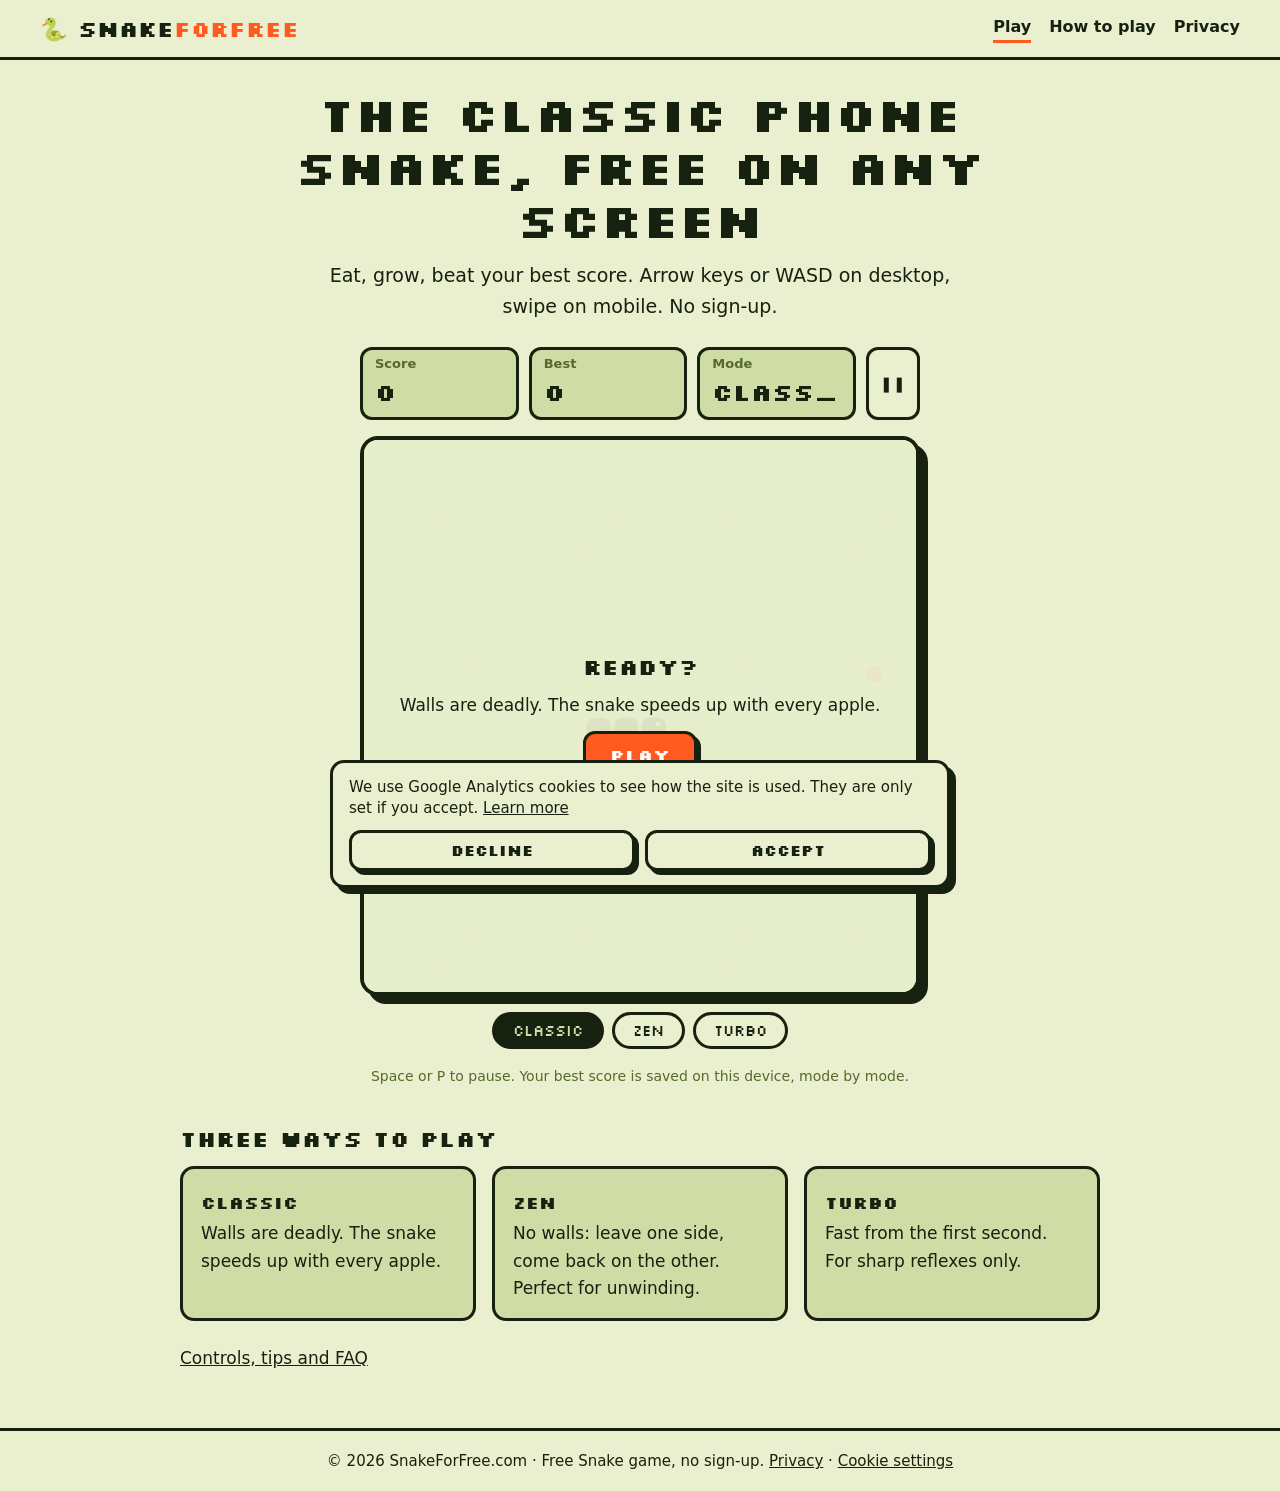
<file: index.html>
<!doctype html>
<html lang="en">
<head>
<meta charset="utf-8">
<meta name="viewport" content="width=device-width, initial-scale=1, viewport-fit=cover">
<title>Free Snake Game Online – Play Snake on Desktop & Mobile | SnakeForFree</title>
<meta name="description" content="Play the classic Snake game online for free: 3 modes, saved high scores, keyboard and touch controls. No sign-up, works on desktop and mobile.">
<link rel="canonical" href="https://snakeforfree.com/">
<meta name="theme-color" content="#e9efcf">
<meta property="og:type" content="website">
<meta property="og:title" content="Free Snake Game Online – Play Snake on Desktop & Mobile | SnakeForFree">
<meta property="og:description" content="Play the classic Snake game online for free: 3 modes, saved high scores, keyboard and touch controls. No sign-up, works on desktop and mobile.">
<meta property="og:url" content="https://snakeforfree.com/">
<meta name="twitter:card" content="summary">
<link rel="icon" href="favicon.ico" sizes="48x48">
<link rel="icon" href="favicon.svg" type="image/svg+xml">
<link rel="apple-touch-icon" href="apple-touch-icon.png">
<link rel="manifest" href="site.webmanifest">
<link rel="preconnect" href="https://fonts.googleapis.com">
<link rel="preconnect" href="https://fonts.gstatic.com" crossorigin>
<link rel="stylesheet" href="https://fonts.googleapis.com/css2?family=Silkscreen:wght@400;700&display=swap">
<link rel="stylesheet" href="style.css">
<script type="application/ld+json">{"@context":"https://schema.org","@type":"VideoGame","name":"Snake For Free","url":"https://snakeforfree.com","description":"Free online Snake game, playable with keyboard or touch.","genre":"Arcade","gamePlatform":["Web browser","Mobile"],"inLanguage":"en","offers":{"@type":"Offer","price":"0","priceCurrency":"USD"}}</script>
</head>
<body>
<header class="top">
<a class="logo" href="index.html">🐍 Snake<b>ForFree</b></a>
<nav aria-label="Main navigation">
<a href="index.html" aria-current="page">Play</a>
<a href="how-to-play.html">How to play</a>
<a href="privacy.html">Privacy</a>
</nav>
</header>
<main class="wrap">

<div class="hero">
<h1>The classic phone Snake, free on any screen</h1>
<p class="lead">Eat, grow, beat your best score. Arrow keys or WASD on desktop, swipe on mobile. No sign-up.</p>
</div>

<section class="game" aria-label="Snake game">
<div class="stats">
<div><small>Score</small><b id="score">0</b></div>
<div><small>Best</small><b id="best">0</b></div>
<div><small>Mode</small><b id="modeName">Classic</b></div>
<button id="pause" class="icon" aria-label="Pause">❚❚</button>
</div>
<div class="board-wrap">
<canvas id="board" role="img" aria-label="Snake game board"></canvas>
<div id="overlay" class="overlay">
<h2 id="ovTitle">Ready?</h2>
<p id="ovText"></p>
<button id="play" class="btn">Play</button>
<button id="share" class="btn ghost" hidden>Share my score</button>
</div>
</div>
<div class="modes" role="group" aria-label="Choose a mode">
<button data-mode="classic">Classic</button>
<button data-mode="zen">Zen</button>
<button data-mode="turbo">Turbo</button>
</div>
<div class="dpad" aria-label="Direction pad">
<button data-d="up" aria-label="Up">▲</button>
<button data-d="left" aria-label="Left">◀</button>
<button data-d="down" aria-label="Down">▼</button>
<button data-d="right" aria-label="Right">▶</button>
</div>
<p class="hint">Space or P to pause. Your best score is saved on this device, mode by mode.</p>
</section>

<h2>Three ways to play</h2>
<div class="cards">
<div class="card"><h3>Classic</h3><p>Walls are deadly. The snake speeds up with every apple.</p></div>
<div class="card"><h3>Zen</h3><p>No walls: leave one side, come back on the other. Perfect for unwinding.</p></div>
<div class="card"><h3>Turbo</h3><p>Fast from the first second. For sharp reflexes only.</p></div>
</div>
<p class="more"><a href="how-to-play.html">Controls, tips and FAQ</a></p>

</main>
<footer>© 2026 SnakeForFree.com · Free Snake game, no sign-up. <a href="privacy.html">Privacy</a> · <button type="button" class="linklike" data-cookie-settings>Cookie settings</button></footer>
<script src="consent.js" defer></script>
<script src="snake.js" defer></script>
</body>
</html>
</file>
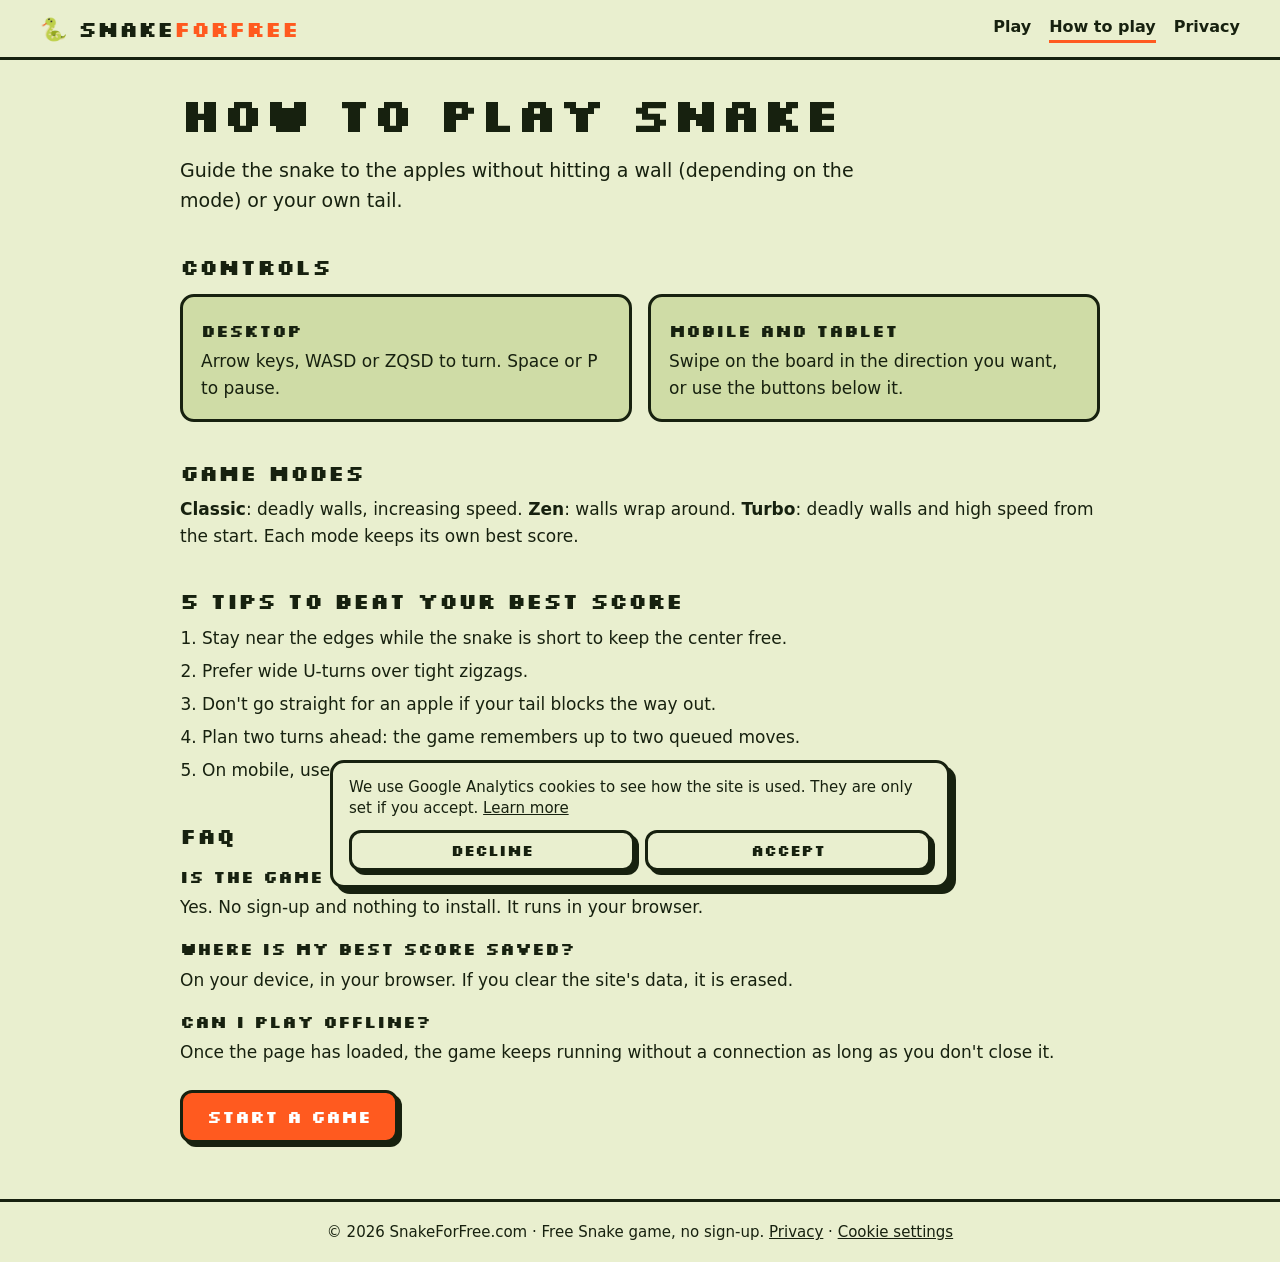
<file: how-to-play.html>
<!doctype html>
<html lang="en">
<head>
<meta charset="utf-8">
<meta name="viewport" content="width=device-width, initial-scale=1, viewport-fit=cover">
<title>How to Play Snake: Controls, Modes & Tips | SnakeForFree</title>
<meta name="description" content="Keyboard and touch controls, Classic, Zen and Turbo modes, and tips to beat your best score at Snake.">
<link rel="canonical" href="https://snakeforfree.com/how-to-play.html">
<meta name="theme-color" content="#e9efcf">
<meta property="og:type" content="website">
<meta property="og:title" content="How to Play Snake: Controls, Modes & Tips | SnakeForFree">
<meta property="og:description" content="Keyboard and touch controls, Classic, Zen and Turbo modes, and tips to beat your best score at Snake.">
<meta property="og:url" content="https://snakeforfree.com/how-to-play.html">
<meta name="twitter:card" content="summary">
<link rel="icon" href="favicon.ico" sizes="48x48">
<link rel="icon" href="favicon.svg" type="image/svg+xml">
<link rel="apple-touch-icon" href="apple-touch-icon.png">
<link rel="manifest" href="site.webmanifest">
<link rel="preconnect" href="https://fonts.googleapis.com">
<link rel="preconnect" href="https://fonts.gstatic.com" crossorigin>
<link rel="stylesheet" href="https://fonts.googleapis.com/css2?family=Silkscreen:wght@400;700&display=swap">
<link rel="stylesheet" href="style.css">

</head>
<body>
<header class="top">
<a class="logo" href="index.html">🐍 Snake<b>ForFree</b></a>
<nav aria-label="Main navigation">
<a href="index.html">Play</a>
<a href="how-to-play.html" aria-current="page">How to play</a>
<a href="privacy.html">Privacy</a>
</nav>
</header>
<main class="wrap">

<h1>How to play Snake</h1>
<p class="lead">Guide the snake to the apples without hitting a wall (depending on the mode) or your own tail.</p>

<h2>Controls</h2>
<div class="cards">
<div class="card"><h3>Desktop</h3><p>Arrow keys, WASD or ZQSD to turn. Space or P to pause.</p></div>
<div class="card"><h3>Mobile and tablet</h3><p>Swipe on the board in the direction you want, or use the buttons below it.</p></div>
</div>

<h2>Game modes</h2>
<p><strong>Classic</strong>: deadly walls, increasing speed. <strong>Zen</strong>: walls wrap around. <strong>Turbo</strong>: deadly walls and high speed from the start. Each mode keeps its own best score.</p>

<h2>5 tips to beat your best score</h2>
<ol class="tips">
<li>Stay near the edges while the snake is short to keep the center free.</li>
<li>Prefer wide U-turns over tight zigzags.</li>
<li>Don't go straight for an apple if your tail blocks the way out.</li>
<li>Plan two turns ahead: the game remembers up to two queued moves.</li>
<li>On mobile, use short, quick swipes.</li>
</ol>

<h2>FAQ</h2>
<h3>Is the game really free?</h3>
<p>Yes. No sign-up and nothing to install. It runs in your browser.</p>
<h3>Where is my best score saved?</h3>
<p>On your device, in your browser. If you clear the site's data, it is erased.</p>
<h3>Can I play offline?</h3>
<p>Once the page has loaded, the game keeps running without a connection as long as you don't close it.</p>
<p class="more"><a class="btn" href="index.html">Start a game</a></p>

</main>
<footer>© 2026 SnakeForFree.com · Free Snake game, no sign-up. <a href="privacy.html">Privacy</a> · <button type="button" class="linklike" data-cookie-settings>Cookie settings</button></footer>
<script src="consent.js" defer></script>

</body>
</html>
</file>
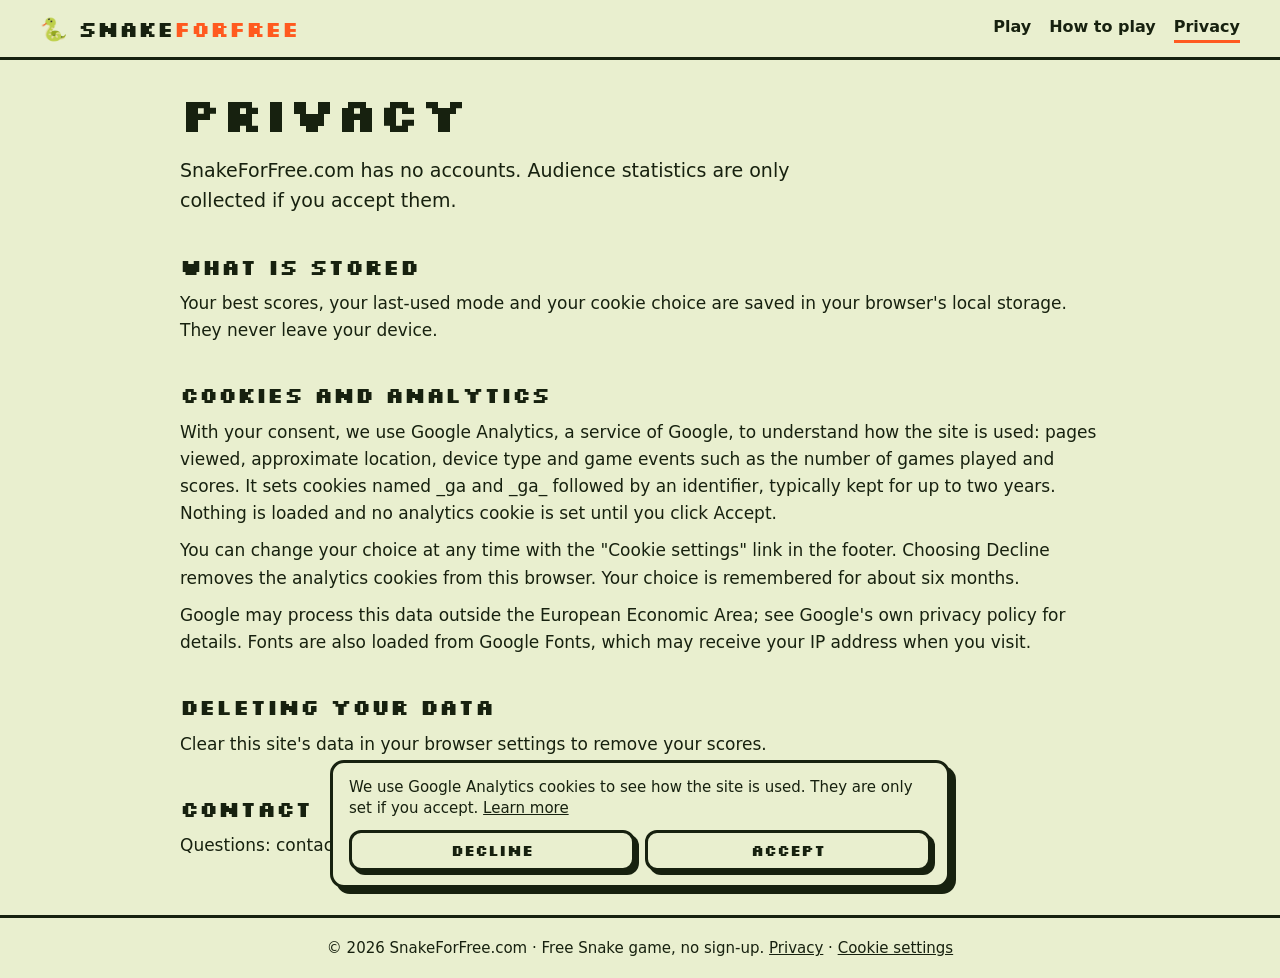
<file: privacy.html>
<!doctype html>
<html lang="en">
<head>
<meta charset="utf-8">
<meta name="viewport" content="width=device-width, initial-scale=1, viewport-fit=cover">
<title>Privacy Policy | SnakeForFree</title>
<meta name="description" content="Privacy policy of SnakeForFree.com: no accounts, analytics only with your consent.">
<link rel="canonical" href="https://snakeforfree.com/privacy.html">
<meta name="theme-color" content="#e9efcf">
<meta property="og:type" content="website">
<meta property="og:title" content="Privacy Policy | SnakeForFree">
<meta property="og:description" content="Privacy policy of SnakeForFree.com: no accounts, analytics only with your consent.">
<meta property="og:url" content="https://snakeforfree.com/privacy.html">
<meta name="twitter:card" content="summary">
<link rel="icon" href="favicon.ico" sizes="48x48">
<link rel="icon" href="favicon.svg" type="image/svg+xml">
<link rel="apple-touch-icon" href="apple-touch-icon.png">
<link rel="manifest" href="site.webmanifest">
<link rel="preconnect" href="https://fonts.googleapis.com">
<link rel="preconnect" href="https://fonts.gstatic.com" crossorigin>
<link rel="stylesheet" href="https://fonts.googleapis.com/css2?family=Silkscreen:wght@400;700&display=swap">
<link rel="stylesheet" href="style.css">
<meta name="robots" content="noindex">
</head>
<body>
<header class="top">
<a class="logo" href="index.html">🐍 Snake<b>ForFree</b></a>
<nav aria-label="Main navigation">
<a href="index.html">Play</a>
<a href="how-to-play.html">How to play</a>
<a href="privacy.html" aria-current="page">Privacy</a>
</nav>
</header>
<main class="wrap">

<h1>Privacy</h1>
<p class="lead">SnakeForFree.com has no accounts. Audience statistics are only collected if you accept them.</p>
<h2>What is stored</h2>
<p>Your best scores, your last-used mode and your cookie choice are saved in your browser's local storage. They never leave your device.</p>
<h2>Cookies and analytics</h2>
<p>With your consent, we use Google Analytics, a service of Google, to understand how the site is used: pages viewed, approximate location, device type and game events such as the number of games played and scores. It sets cookies named _ga and _ga_ followed by an identifier, typically kept for up to two years. Nothing is loaded and no analytics cookie is set until you click Accept.</p>
<p>You can change your choice at any time with the "Cookie settings" link in the footer. Choosing Decline removes the analytics cookies from this browser. Your choice is remembered for about six months.</p>
<p>Google may process this data outside the European Economic Area; see Google's own privacy policy for details. Fonts are also loaded from Google Fonts, which may receive your IP address when you visit.</p>
<h2>Deleting your data</h2>
<p>Clear this site's data in your browser settings to remove your scores.</p>
<h2>Contact</h2>
<p>Questions: contact@snakeforfree.com.</p>

</main>
<footer>© 2026 SnakeForFree.com · Free Snake game, no sign-up. <a href="privacy.html">Privacy</a> · <button type="button" class="linklike" data-cookie-settings>Cookie settings</button></footer>
<script src="consent.js" defer></script>

</body>
</html>
</file>
<file: style.css>
:root{--paper:#e9efcf;--lcd:#cfdca6;--ink:#17210f;--mid:#566a2b;--fire:#ff5a1f}
*{box-sizing:border-box;margin:0}
html{-webkit-text-size-adjust:100%}
body{background:var(--paper);color:var(--ink);font:17px/1.6 "Avenir Next",ui-rounded,system-ui,sans-serif;min-height:100dvh;display:flex;flex-direction:column;padding:env(safe-area-inset-top) env(safe-area-inset-right) env(safe-area-inset-bottom) env(safe-area-inset-left)}
a{color:inherit}
.top{display:flex;justify-content:space-between;align-items:center;gap:8px 20px;flex-wrap:wrap;padding:14px clamp(16px,4vw,40px);border-bottom:3px solid var(--ink)}
.logo{font:700 22px Silkscreen,"Courier New",monospace;text-decoration:none}
.logo b{color:var(--fire)}
nav{display:flex;gap:18px;font-weight:700;font-size:16px}
nav a{text-decoration:none;border-bottom:3px solid transparent}
nav a:hover,nav a[aria-current]{border-color:var(--fire)}
.wrap{width:min(100% - 32px,920px);margin:0 auto;padding:28px 0 56px;flex:1}
h1,h2,h3,.btn,.stats b,.modes button{font-family:Silkscreen,"Courier New",monospace}
h1{font-size:clamp(28px,5.4vw,48px);line-height:1.1;margin-bottom:14px;max-width:20ch}
h2{font-size:22px;line-height:1.2;margin:38px 0 10px}
h3{font-size:17px;margin:14px 0 4px}
.lead{max-width:56ch;font-size:19px}
p+p,ol{margin-top:10px}
.tips{padding-left:22px;max-width:60ch}
.tips li{margin:6px 0}
.more{margin-top:24px}
.hero{text-align:center}
.hero h1,.hero .lead{margin-left:auto;margin-right:auto}
.game{margin-top:26px;display:grid;gap:16px;justify-items:center}
.stats{width:min(100%,560px);display:flex;gap:10px}
.stats>div{flex:1;min-width:0;border:3px solid var(--ink);background:var(--lcd);padding:6px 12px;border-radius:12px}
.stats small{display:block;font-size:13px;font-weight:700;color:var(--mid);line-height:1.3}
.stats b{font-size:clamp(15px,4.4vw,24px);display:block;white-space:nowrap;overflow:hidden;text-overflow:ellipsis}
.icon{width:54px;border:3px solid var(--ink);border-radius:12px;background:var(--paper);font-size:15px;cursor:pointer;color:var(--ink)}
.board-wrap{position:relative;width:min(100%,560px);border:4px solid var(--ink);border-radius:18px;box-shadow:8px 8px 0 var(--ink);overflow:hidden;background:var(--lcd)}
canvas{display:block;width:100%;aspect-ratio:1;touch-action:none}
.overlay{position:absolute;inset:0;display:flex;flex-direction:column;align-items:center;justify-content:center;gap:12px;text-align:center;padding:24px;background:#e9efcfee}
.overlay h2{margin:0}
[hidden]{display:none!important}
.btn{display:inline-block;font-weight:700;font-size:17px;text-decoration:none;background:var(--fire);color:#fff;border:3px solid var(--ink);border-radius:12px;padding:10px 24px;box-shadow:4px 4px 0 var(--ink);cursor:pointer;transition:transform .08s,box-shadow .08s}
.btn:active{transform:translate(3px,3px);box-shadow:1px 1px 0 var(--ink)}
.btn.ghost{background:var(--paper);color:var(--ink)}
.modes{display:flex;gap:8px;flex-wrap:wrap;justify-content:center}
.modes button{font-size:15px;border:3px solid var(--ink);background:var(--paper);color:var(--ink);border-radius:999px;padding:6px 18px;cursor:pointer}
.modes button[aria-pressed=true]{background:var(--ink);color:var(--lcd)}
.dpad{display:none;grid-template:64px 64px/repeat(3,72px);gap:8px;grid-template-areas:". u ." "l d r"}
@media (pointer:coarse){.dpad{display:grid}}
.dpad button{border:3px solid var(--ink);border-radius:14px;background:var(--lcd);font-size:22px;color:var(--ink);box-shadow:3px 3px 0 var(--ink);touch-action:none}
.dpad button:active{transform:translate(2px,2px);box-shadow:1px 1px 0 var(--ink)}
.dpad [data-d=up]{grid-area:u}.dpad [data-d=left]{grid-area:l}.dpad [data-d=down]{grid-area:d}.dpad [data-d=right]{grid-area:r}
.hint{font-size:14px;color:var(--mid);text-align:center}
.cards{display:grid;grid-template-columns:repeat(auto-fit,minmax(230px,1fr));gap:16px;margin-top:14px}
.card{border:3px solid var(--ink);border-radius:14px;padding:6px 18px 16px;background:var(--lcd)}
footer{border-top:3px solid var(--ink);padding:18px 16px;text-align:center;font-size:15px}
:focus-visible{outline:3px solid var(--fire);outline-offset:3px}
@media (prefers-reduced-motion:reduce){*{transition:none!important}}
#cookie-banner{position:fixed;left:12px;right:12px;bottom:calc(12px + env(safe-area-inset-bottom));z-index:50;max-width:620px;margin:0 auto;background:var(--paper);border:3px solid var(--ink);border-radius:14px;box-shadow:6px 6px 0 var(--ink);padding:14px 16px;display:grid;gap:10px}
#cookie-banner p{font-size:15px;line-height:1.45}
.cookie-actions{display:flex;gap:10px}
.cookie-actions .btn{flex:1;font-size:15px;padding:8px 14px;text-align:center}
.linklike{font:inherit;background:none;border:0;padding:0;color:inherit;text-decoration:underline;cursor:pointer}
</file>
